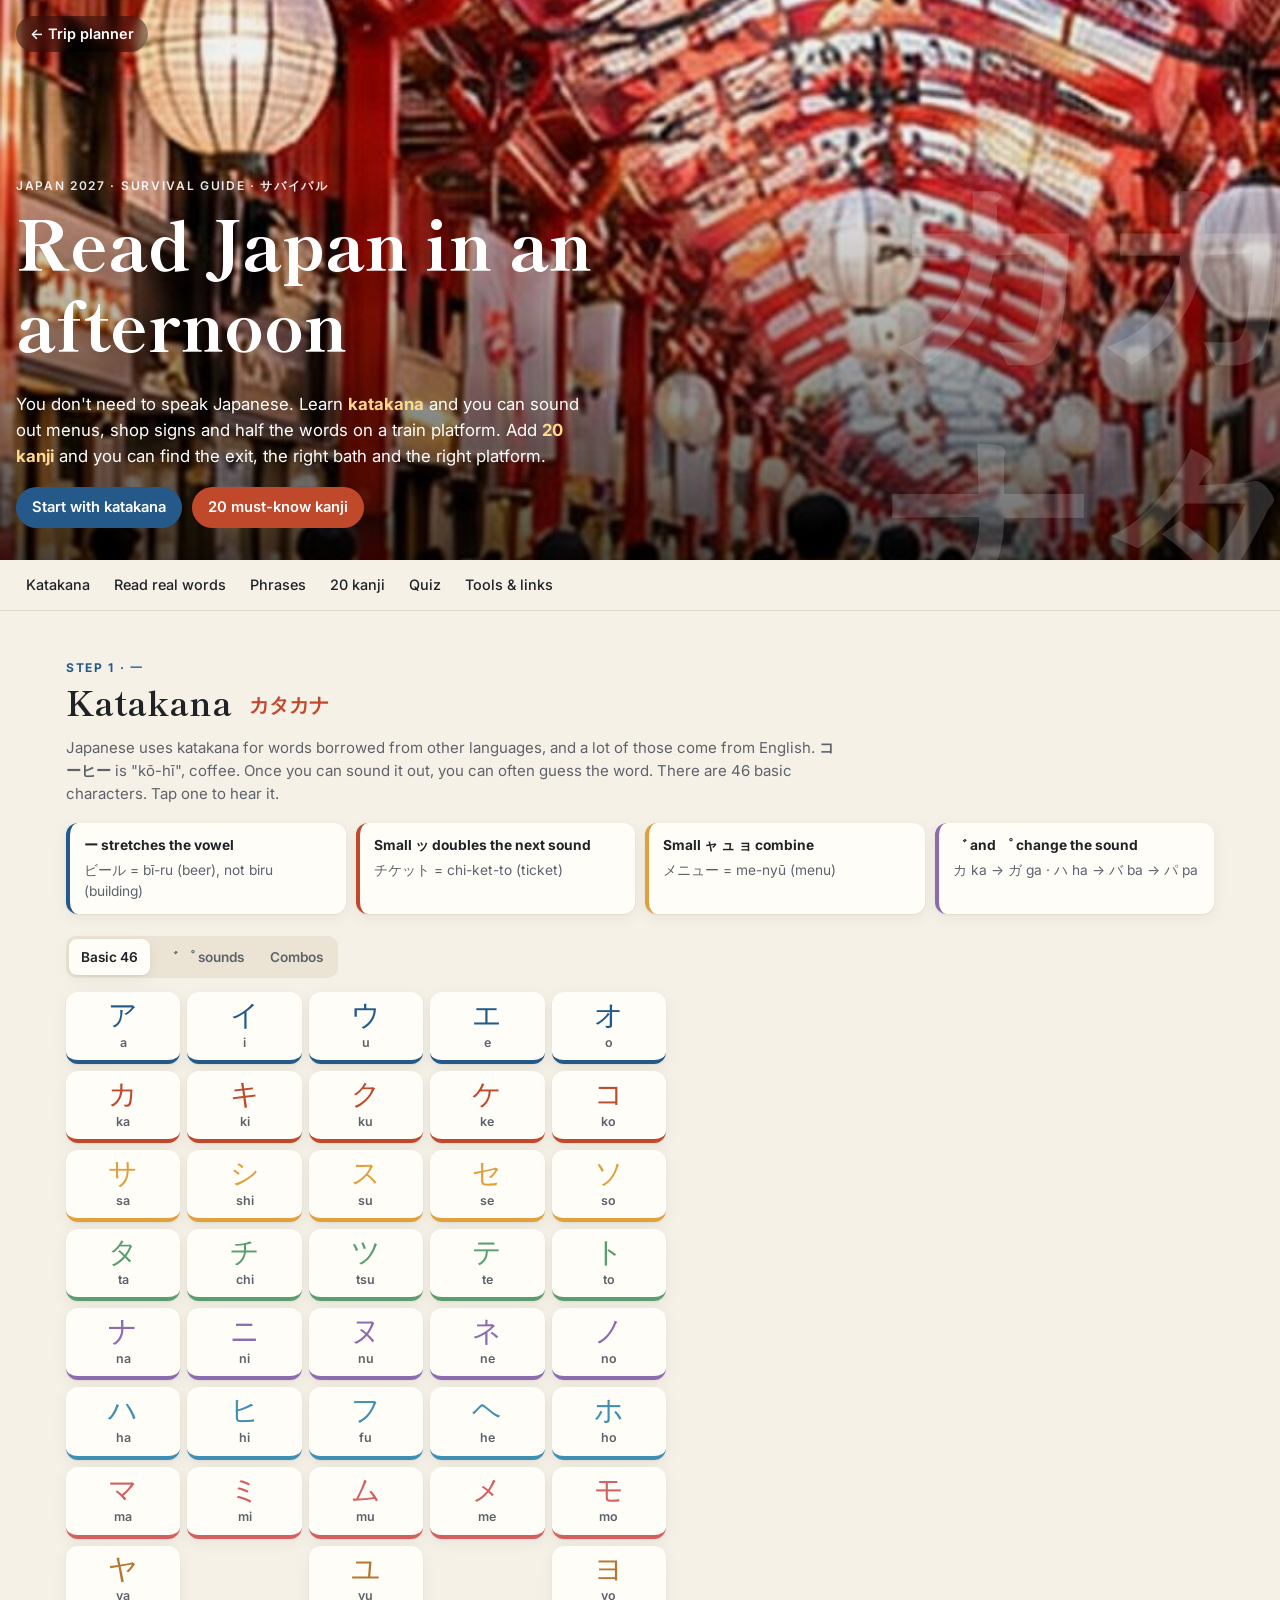
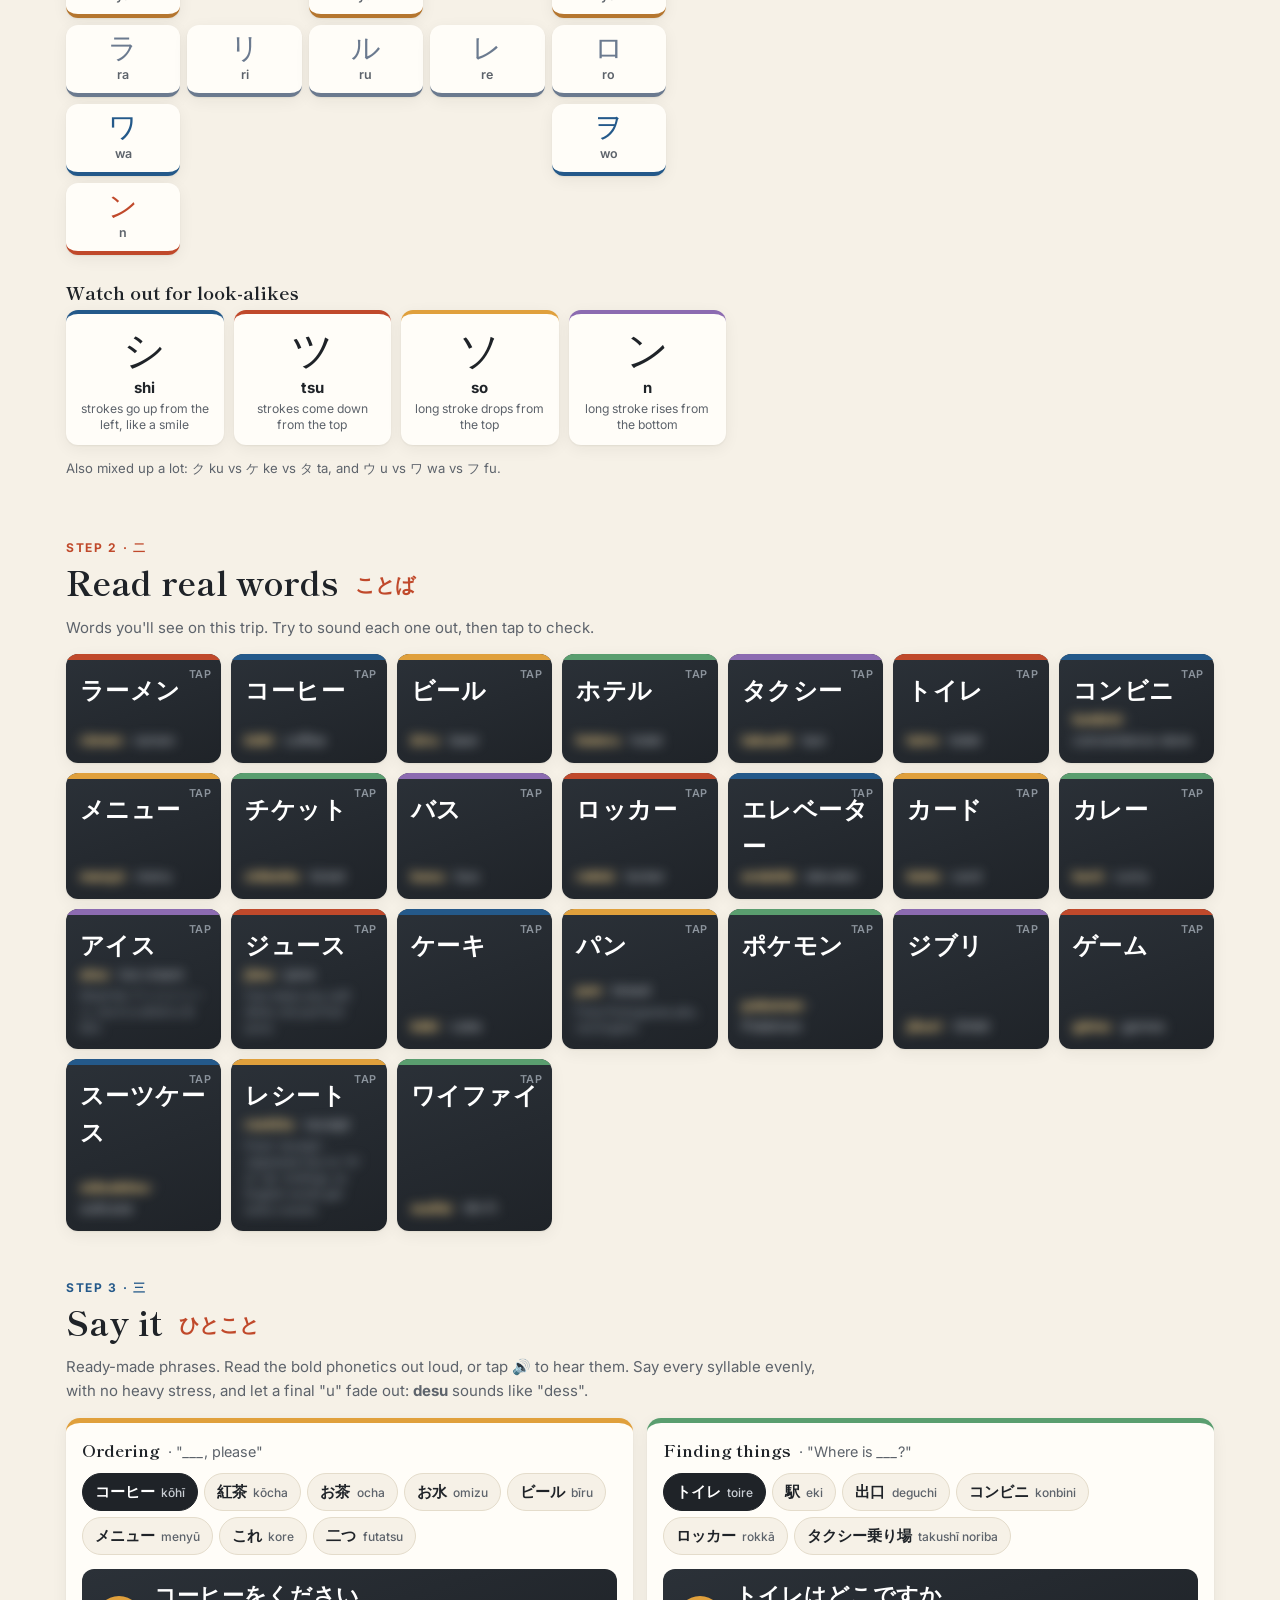
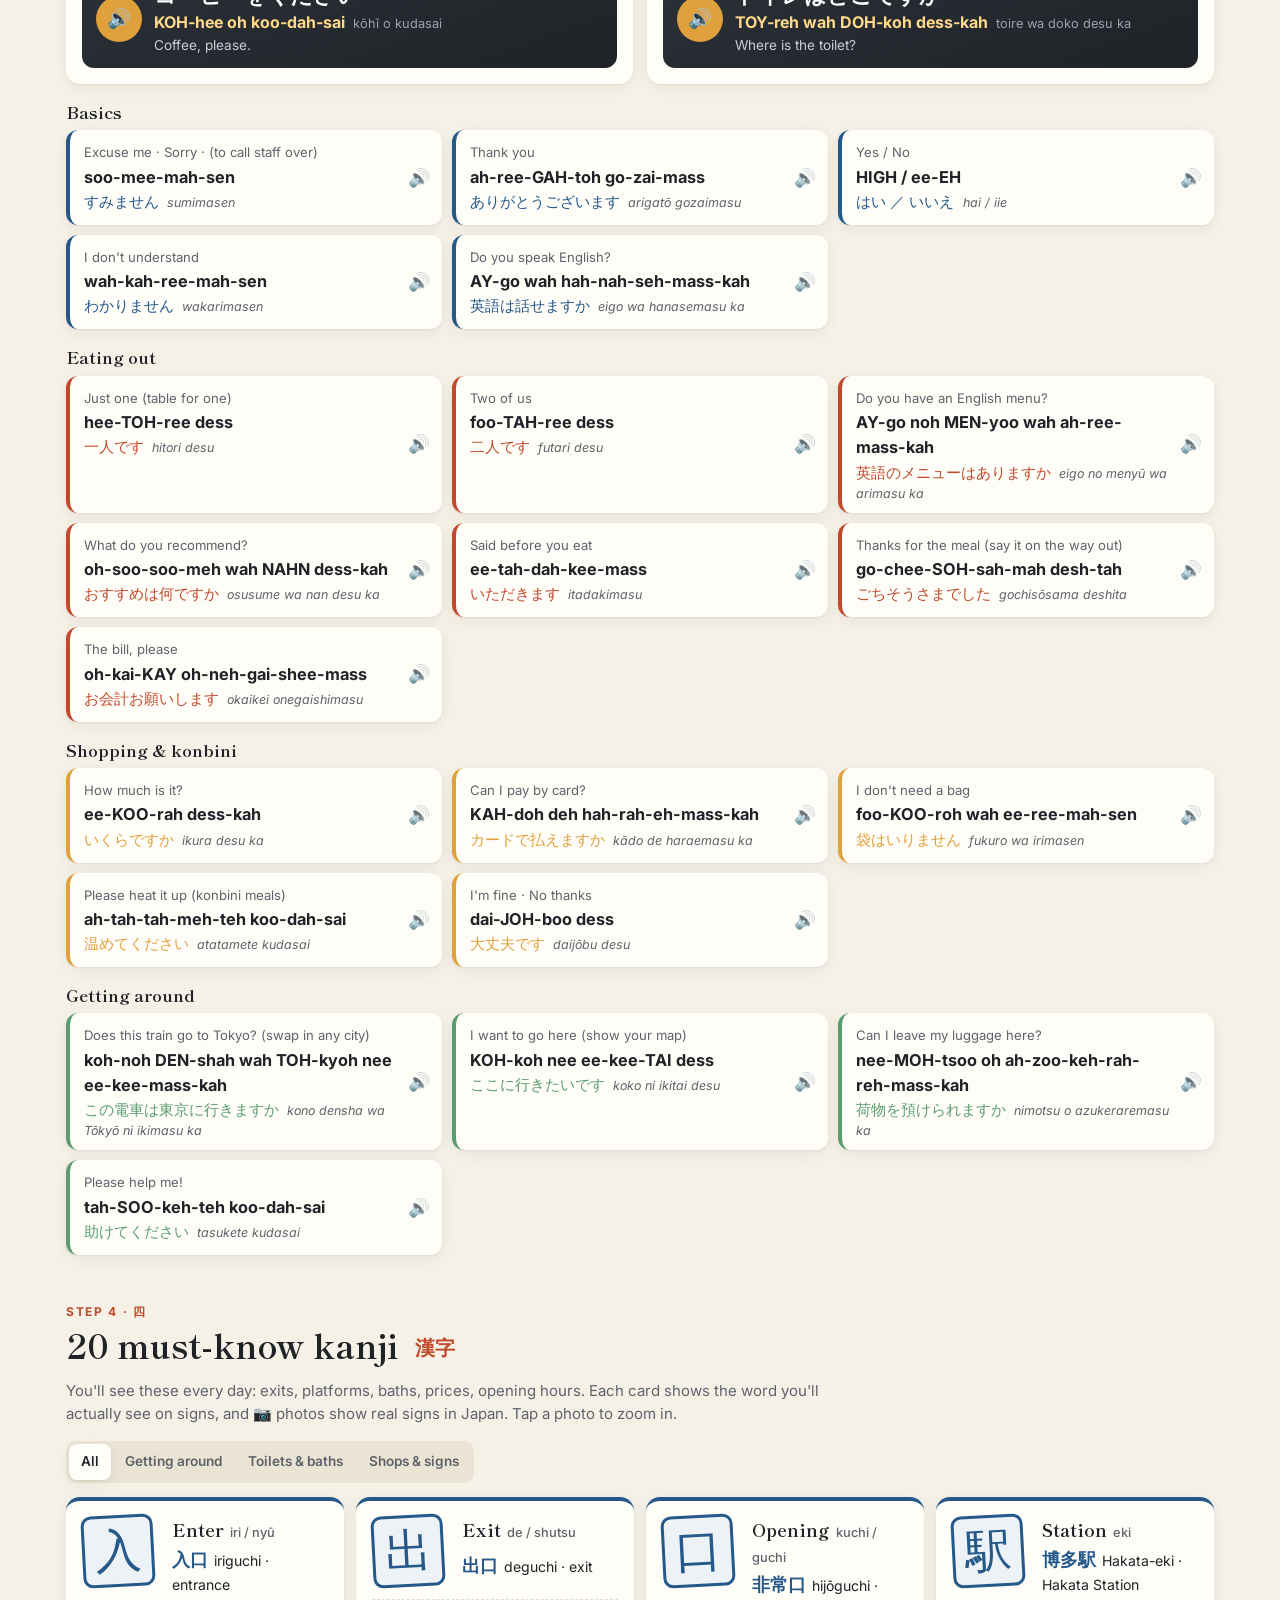
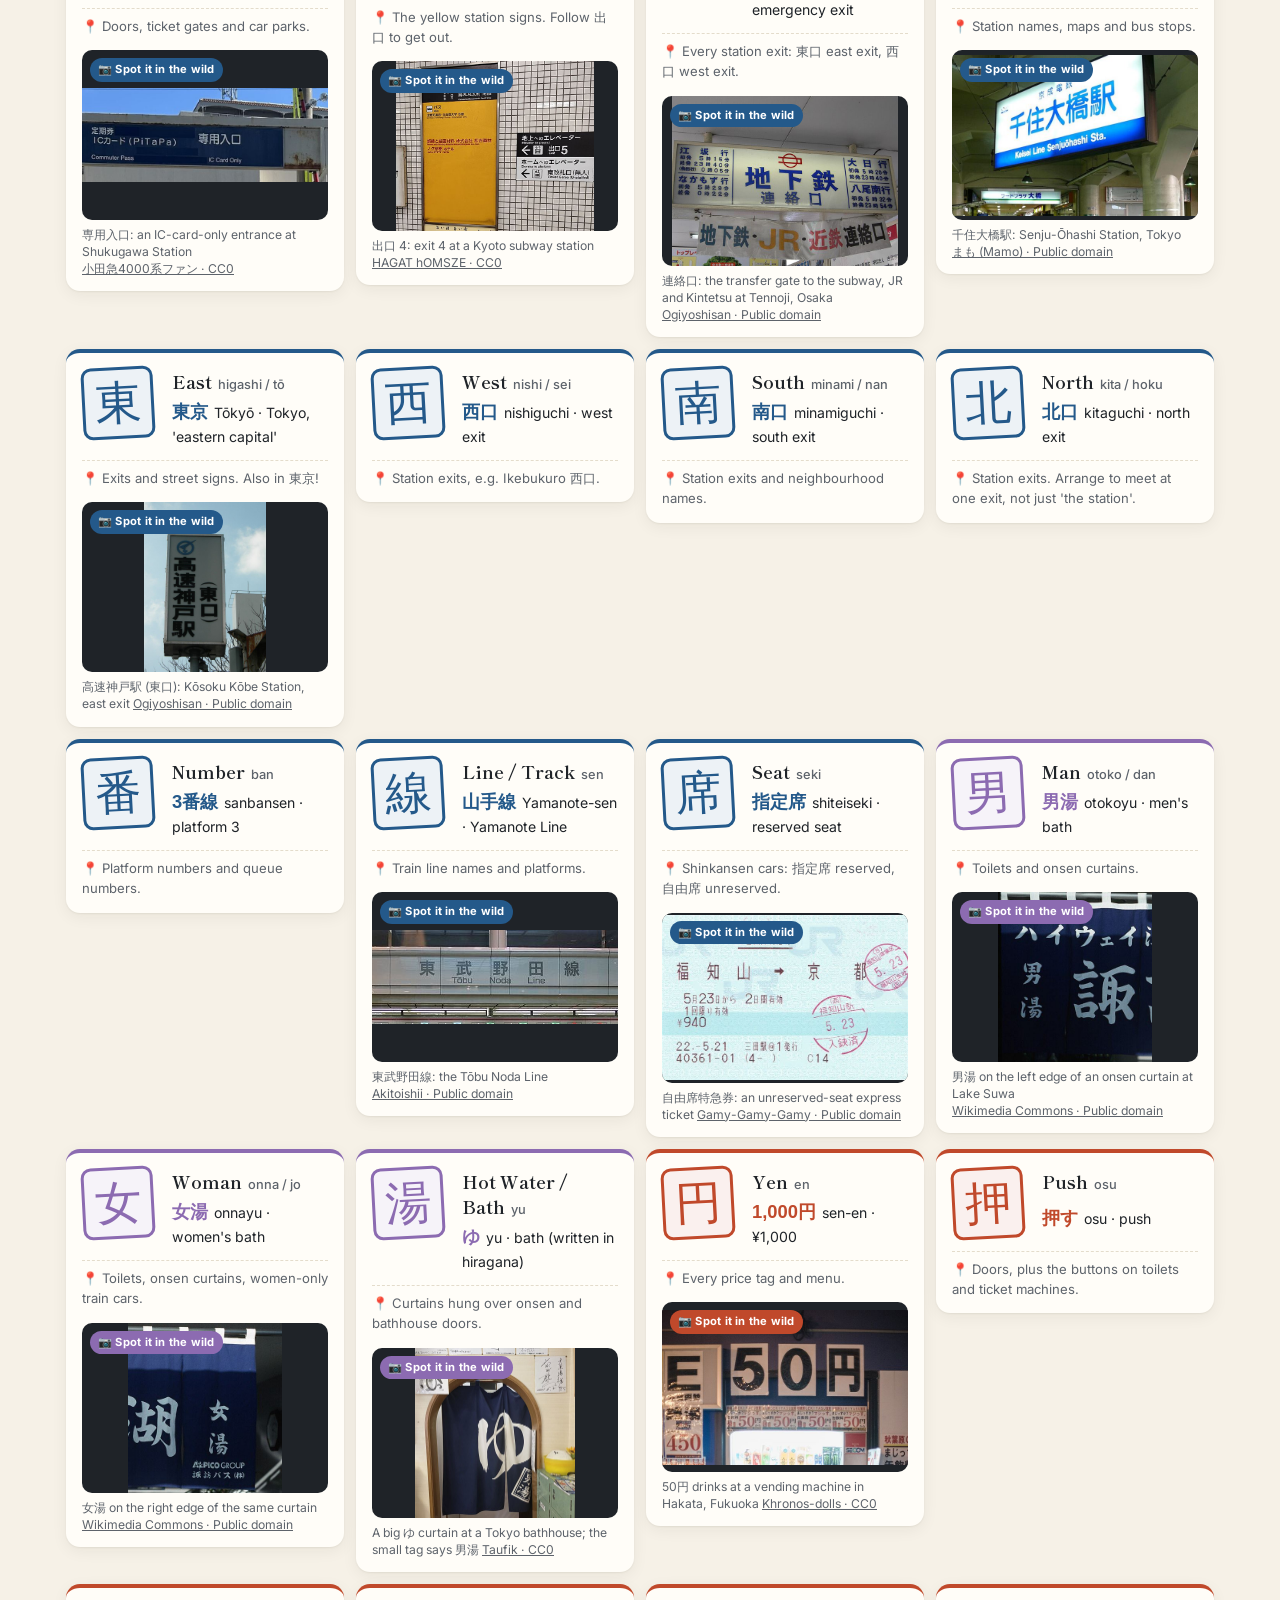
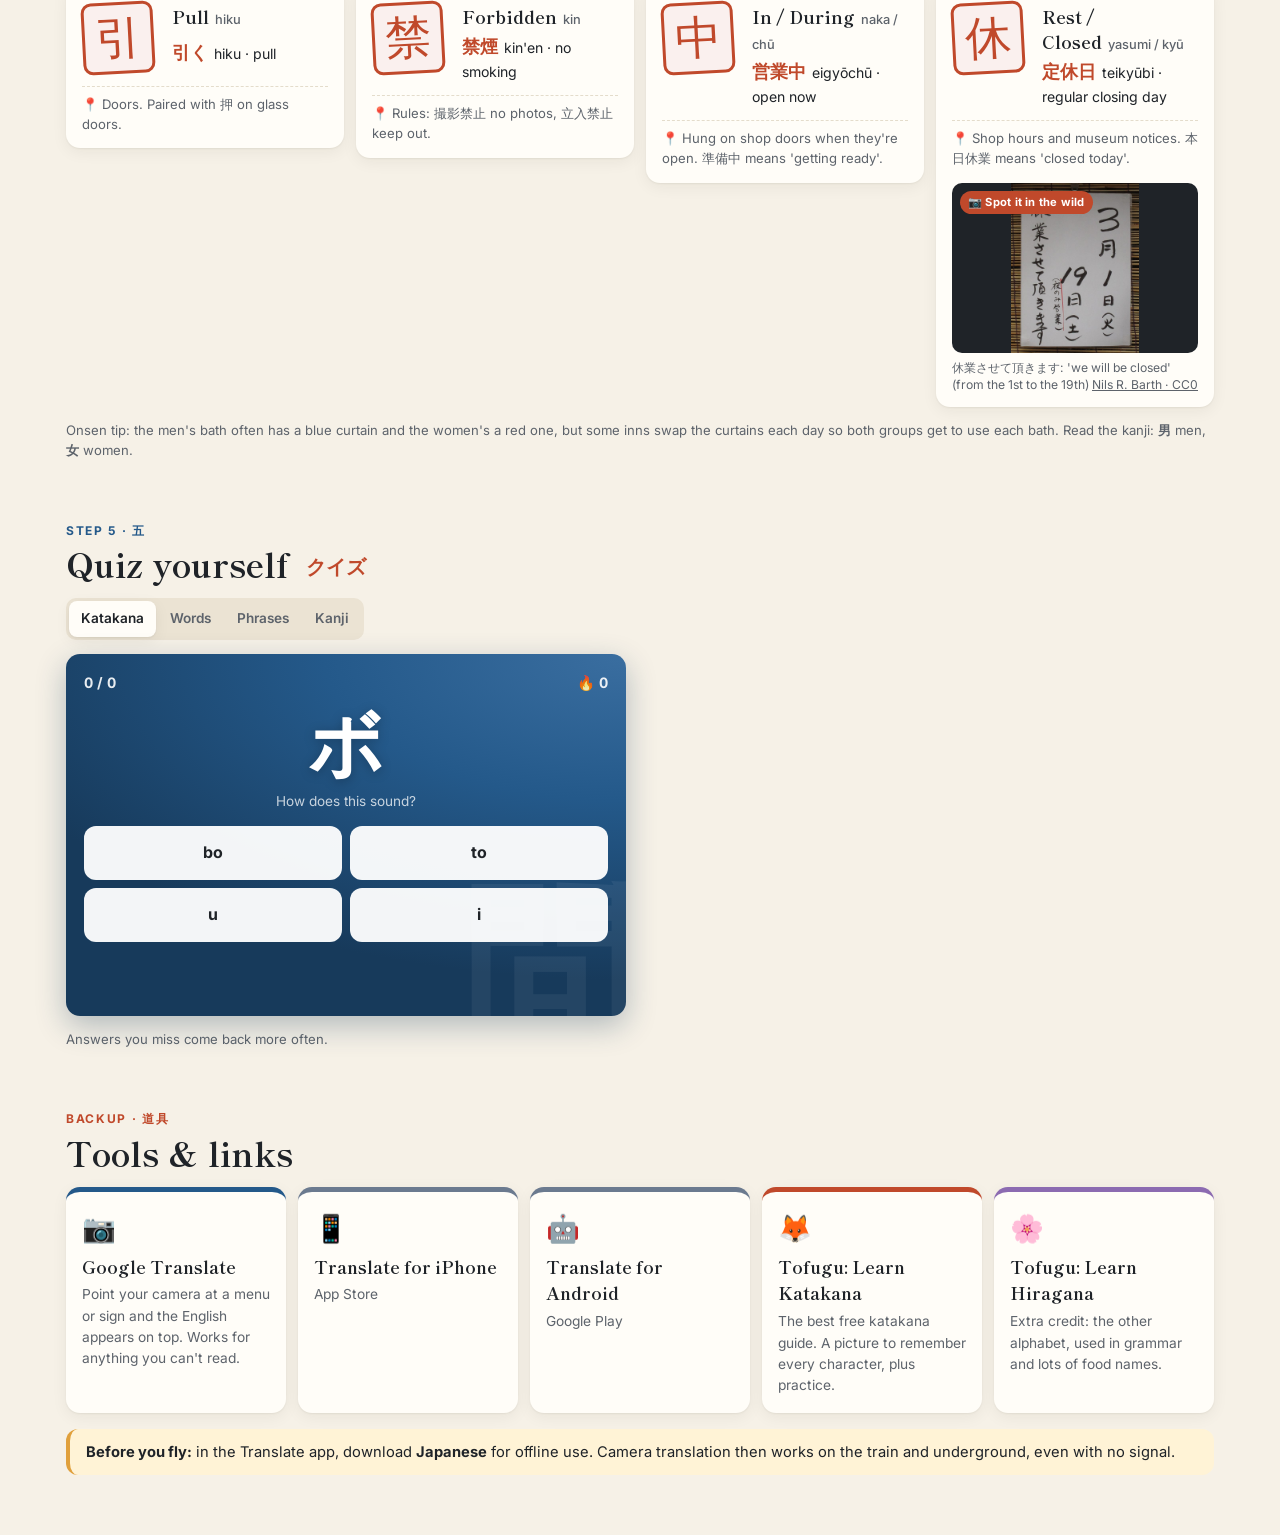
<file: guide.html>
<!doctype html>
<html lang="en">
<head>
<meta charset="utf-8">
<meta name="viewport" content="width=device-width, initial-scale=1, viewport-fit=cover">
<title>Japan Survival Guide</title>
<meta name="description" content="Read Japan's signs and menus: katakana in an afternoon, 20 must-know kanji, and the tools to cover the rest.">
<meta name="theme-color" content="#f6f1e7">
<link rel="preconnect" href="https://fonts.googleapis.com">
<link rel="preconnect" href="https://fonts.gstatic.com" crossorigin>
<link href="https://fonts.googleapis.com/css2?family=Shippori+Mincho:wght@600;800&family=Inter:wght@400;500;600;700&display=swap" rel="stylesheet">
<link rel="stylesheet" href="styles.css">
<link rel="stylesheet" href="guide.css">
</head>
<body>

<header class="hero ghero">
  <div class="hero-img"><img src="img/arcade.jpg" alt="" fetchpriority="high"></div>
  <div class="watermark" aria-hidden="true">カタカナ</div>
  <a class="back" href="./">← Trip planner</a>
  <div class="hero-text">
    <p class="kicker">Japan 2027 · Survival guide · サバイバル</p>
    <h1>Read Japan in an afternoon</h1>
    <p class="sub">You don't need to speak Japanese. Learn <b>katakana</b> and you can sound out menus, shop signs and half the words on a train platform. Add <b>20 kanji</b> and you can find the exit, the right bath and the right platform.</p>
    <div class="hero-pick">
      <a href="#katakana" class="pill A">Start with katakana</a>
      <a href="#kanji" class="pill B">20 must-know kanji</a>
    </div>
  </div>
</header>

<nav class="topnav" id="topnav">
  <a href="#katakana">Katakana</a>
  <a href="#words">Read real words</a>
  <a href="#phrases">Phrases</a>
  <a href="#kanji">20 kanji</a>
  <a href="#quiz">Quiz</a>
  <a href="#tools">Tools &amp; links</a>
</nav>

<main>
  <section id="katakana" class="section">
    <p class="eyebrow A">Step 1 · 一</p>
    <h2>Katakana <span class="jp-inline">カタカナ</span></h2>
    <p class="lede">Japanese uses katakana for words borrowed from other languages, and a lot of those come from English. <b>コーヒー</b> is "kō-hī", coffee. Once you can sound it out, you can often guess the word. There are 46 basic characters. Tap one to hear it.</p>

    <div class="tips">
      <div class="tip"><b>ー stretches the vowel</b><span>ビール = bī-ru (beer), not biru (building)</span></div>
      <div class="tip"><b>Small ッ doubles the next sound</b><span>チケット = chi-ket-to (ticket)</span></div>
      <div class="tip"><b>Small ャ ュ ョ combine</b><span>メニュー = me-nyū (menu)</span></div>
      <div class="tip"><b>゛ and ゜ change the sound</b><span>カ ka → ガ ga · ハ ha → バ ba → パ pa</span></div>
    </div>

    <div class="kana-tabs seg" id="kanaTabs" role="tablist">
      <button class="on" data-set="basic">Basic 46</button>
      <button data-set="dakuten">゛ ゜ sounds</button>
      <button data-set="combo">Combos</button>
    </div>
    <div class="kana-grid" id="kanaGrid"></div>

    <div class="lookalikes">
      <h3>Watch out for look-alikes</h3>
      <div class="la-row">
        <div class="la"><span class="big">シ</span><b>shi</b><small>strokes go up from the left, like a smile</small></div>
        <div class="la"><span class="big">ツ</span><b>tsu</b><small>strokes come down from the top</small></div>
        <div class="la"><span class="big">ソ</span><b>so</b><small>long stroke drops from the top</small></div>
        <div class="la"><span class="big">ン</span><b>n</b><small>long stroke rises from the bottom</small></div>
      </div>
      <p class="fine">Also mixed up a lot: ク ku vs ケ ke vs タ ta, and ウ u vs ワ wa vs フ fu.</p>
    </div>
  </section>

  <section id="words" class="section">
    <p class="eyebrow B">Step 2 · 二</p>
    <h2>Read real words <span class="jp-inline">ことば</span></h2>
    <p class="lede">Words you'll see on this trip. Try to sound each one out, then tap to check.</p>
    <div class="words" id="wordGrid"></div>
  </section>

  <section id="phrases" class="section">
    <p class="eyebrow A">Step 3 · 三</p>
    <h2>Say it <span class="jp-inline">ひとこと</span></h2>
    <p class="lede">Ready-made phrases. Read the bold phonetics out loud, or tap 🔊 to hear them. Say every syllable evenly, with no heavy stress, and let a final "u" fade out: <b>desu</b> sounds like "dess".</p>

    <div class="builders">
      <div class="builder" data-builder="please">
        <div class="b-head"><b>Ordering</b> · "<i>___</i>, please"</div>
        <div class="chips" role="group" aria-label="Pick an item"></div>
        <div class="b-out"><button class="speak" aria-label="Hear it">🔊</button><div><div class="b-jp"></div><div class="b-say"></div><div class="b-en"></div></div></div>
      </div>
      <div class="builder" data-builder="where">
        <div class="b-head"><b>Finding things</b> · "Where is <i>___</i>?"</div>
        <div class="chips" role="group" aria-label="Pick a place"></div>
        <div class="b-out"><button class="speak" aria-label="Hear it">🔊</button><div><div class="b-jp"></div><div class="b-say"></div><div class="b-en"></div></div></div>
      </div>
    </div>

    <div class="phrase-groups" id="phraseList"></div>
  </section>

  <section id="kanji" class="section">
    <p class="eyebrow B">Step 4 · 四</p>
    <h2>20 must-know kanji <span class="jp-inline">漢字</span></h2>
    <p class="lede">You'll see these every day: exits, platforms, baths, prices, opening hours. Each card shows the word you'll actually see on signs, and 📷 photos show real signs in Japan. Tap a photo to zoom in.</p>
    <div class="kanji-filter seg" id="kanjiFilter">
      <button class="on" data-g="all">All</button>
      <button data-g="move">Getting around</button>
      <button data-g="bath">Toilets &amp; baths</button>
      <button data-g="shop">Shops &amp; signs</button>
    </div>
    <div class="kanji-grid" id="kanjiGrid"></div>
    <p class="fine">Onsen tip: the men's bath often has a blue curtain and the women's a red one, but some inns swap the curtains each day so both groups get to use each bath. Read the kanji: <b>男</b> men, <b>女</b> women.</p>
  </section>

  <section id="quiz" class="section">
    <p class="eyebrow A">Step 5 · 五</p>
    <h2>Quiz yourself <span class="jp-inline">クイズ</span></h2>
    <div class="quiz-modes seg" id="quizModes">
      <button class="on" data-mode="kana">Katakana</button>
      <button data-mode="words">Words</button>
      <button data-mode="phrases">Phrases</button>
      <button data-mode="kanji">Kanji</button>
    </div>
    <div class="quiz" id="quizBox">
      <div class="q-top"><span id="qScore">0 / 0</span><span id="qStreak">🔥 0</span></div>
      <div class="q-prompt" id="qPrompt"></div>
      <div class="q-hint" id="qHint"></div>
      <div class="q-choices" id="qChoices"></div>
      <div class="q-foot">
        <span id="qFeedback" class="q-feedback" aria-live="polite"></span>
        <button id="qNext" class="play" hidden>Next →</button>
      </div>
    </div>
    <p class="fine">Answers you miss come back more often.</p>
  </section>

  <section id="tools" class="section">
    <p class="eyebrow B">Backup · 道具</p>
    <h2>Tools &amp; links</h2>
    <div class="tool-grid">
      <a class="tool" href="https://translate.google.com/?sl=ja&tl=en" target="_blank" rel="noopener">
        <span class="ti">📷</span>
        <b>Google Translate</b>
        <span>Point your camera at a menu or sign and the English appears on top. Works for anything you can't read.</span>
      </a>
      <a class="tool" href="https://apps.apple.com/app/google-translate/id414706506" target="_blank" rel="noopener">
        <span class="ti">📱</span>
        <b>Translate for iPhone</b>
        <span>App Store</span>
      </a>
      <a class="tool" href="https://play.google.com/store/apps/details?id=com.google.android.apps.translate" target="_blank" rel="noopener">
        <span class="ti">🤖</span>
        <b>Translate for Android</b>
        <span>Google Play</span>
      </a>
      <a class="tool" href="https://www.tofugu.com/japanese/learn-katakana/" target="_blank" rel="noopener">
        <span class="ti">🦊</span>
        <b>Tofugu: Learn Katakana</b>
        <span>The best free katakana guide. A picture to remember every character, plus practice.</span>
      </a>
      <a class="tool" href="https://www.tofugu.com/japanese/learn-hiragana/" target="_blank" rel="noopener">
        <span class="ti">🌸</span>
        <b>Tofugu: Learn Hiragana</b>
        <span>Extra credit: the other alphabet, used in grammar and lots of food names.</span>
      </a>
    </div>
    <div class="callout">
      <b>Before you fly:</b> in the Translate app, download <b>Japanese</b> for offline use. Camera translation then works on the train and underground, even with no signal.
    </div>
  </section>
</main>

<dialog id="lightbox" class="lightbox" aria-label="Photo">
  <div class="lb-inner">
    <button class="lb-close" aria-label="Close">✕</button>
    <span class="lb-k"></span>
    <img class="lb-img" alt="">
    <p class="lb-cap"></p>
  </div>
</dialog>
<div id="toast" class="toast" role="status" aria-live="polite"></div>
<script src="guide.js" defer></script>
</body>
</html>
</file>
<file: styles.css>
:root {
  --paper: #f6f1e7;
  --card: #fffdf8;
  --ink: #1f2328;
  --muted: #5d636b;
  --line: #e4dccb;
  --A: #24598a;
  --A-soft: #e3edf6;
  --B: #c0492b;
  --B-soft: #f8e6df;
  --fly: #7d8590;
  --warn: #b26b00;
  --radius: 14px;
  --shadow: 0 1px 2px rgba(40, 30, 10, .06), 0 4px 16px rgba(40, 30, 10, .06);
  --gutter: 16px;
}
* { box-sizing: border-box; }
html { scroll-behavior: smooth; scroll-padding-top: 108px; -webkit-text-size-adjust: 100%; }
body {
  margin: 0; background: var(--paper); color: var(--ink);
  font: 15px/1.55 Inter, system-ui, -apple-system, "Segoe UI", sans-serif;
  -webkit-tap-highlight-color: transparent;
}
img { max-width: 100%; display: block; }
h1, h2, h3 { font-family: "Shippori Mincho", Georgia, serif; line-height: 1.2; margin: 0 0 .4em; }
h2 { font-size: clamp(1.5rem, 4vw, 2.1rem); }
h3 { font-size: 1.15rem; margin-top: 1.4em; }
a { color: var(--A); }
button { font: inherit; color: inherit; cursor: pointer; touch-action: manipulation; }

/* ---------- hero */
.hero { position: relative; min-height: min(78vh, 620px); display: grid; place-items: end start; overflow: hidden; color: #fff; }
.hero-img { position: absolute; inset: 0; }
.hero-img img { width: 100%; height: 100%; object-fit: cover; }
.hero-img.b { clip-path: polygon(62% 0, 100% 0, 100% 100%, 42% 100%); }
.hero::after { content: ""; position: absolute; inset: 0; background: linear-gradient(180deg, rgba(0,0,0,.05) 30%, rgba(0,0,0,.7)); }
.hero-text { position: relative; z-index: 1; padding: 0 var(--gutter) 32px; max-width: 760px; }
.kicker { text-transform: uppercase; letter-spacing: .14em; font-size: .75rem; font-weight: 600; opacity: .9; margin: 0 0 .6em; }
.hero h1 { font-size: clamp(2.2rem, 8vw, 4.2rem); font-weight: 800; }
.sub { font-size: 1.05rem; max-width: 34em; margin: 0 0 1.1em; }
.hero-pick { display: flex; flex-wrap: wrap; gap: 10px; align-items: center; }
.pill { color: #fff; text-decoration: none; padding: 9px 16px; border-radius: 999px; font-weight: 600; font-size: .92rem; }
.pill.A { background: var(--A); } .pill.B { background: var(--B); }
.vs { font-family: "Shippori Mincho", serif; font-weight: 800; }
.guide-link { display: inline-block; margin-top: 14px; color: #fff; font-weight: 600; font-size: .9rem; text-decoration: none; background: rgba(0,0,0,.35); backdrop-filter: blur(6px); -webkit-backdrop-filter: blur(6px); padding: 7px 14px; border-radius: 999px; }

/* ---------- nav + controls */
.topnav {
  position: sticky; top: 0; z-index: 1000; display: flex; gap: 4px; overflow-x: auto;
  background: rgba(246, 241, 231, .94); backdrop-filter: blur(8px); -webkit-backdrop-filter: blur(8px);
  border-bottom: 1px solid var(--line); padding: 8px var(--gutter); scrollbar-width: none;
}
.topnav::-webkit-scrollbar { display: none; }
.topnav a { white-space: nowrap; text-decoration: none; color: var(--ink); font-weight: 500; font-size: .9rem; padding: 6px 10px; border-radius: 8px; }
.topnav a.active { background: var(--ink); color: var(--paper); }
.topnav a.navguide { color: var(--B); font-weight: 700; }
main { max-width: 1180px; margin: 0 auto; padding: 0 var(--gutter) 60px; }
.controls {
  position: sticky; top: 49px; z-index: 999; display: flex; flex-wrap: wrap; gap: 10px 16px; align-items: center; justify-content: space-between;
  padding: 10px 0; background: var(--paper); border-bottom: 1px solid var(--line);
}
.start { display: flex; align-items: center; gap: 8px; font-size: .85rem; color: var(--muted); }
.start input { font: inherit; color: var(--ink); padding: 6px 8px; border: 1px solid var(--line); border-radius: 8px; background: var(--card); min-height: 36px; }
.seg { display: inline-flex; background: #ebe3d3; border-radius: 10px; padding: 3px; gap: 2px; }
.seg button { border: 0; background: transparent; padding: 7px 12px; border-radius: 8px; font-size: .85rem; font-weight: 600; color: var(--muted); min-height: 36px; }
.seg button.on { background: var(--card); color: var(--ink); box-shadow: var(--shadow); }

.section { padding-top: 40px; }
.lede { color: var(--muted); max-width: 52em; margin: 0 0 1em; }
.fine { color: var(--muted); font-size: .82rem; }

/* show/hide routes */
body.show-A .only-B, body.show-B .only-A { display: none !important; }

/* ---------- route strips */
.strips { display: grid; gap: 14px; margin: 18px 0 24px; }
.strip-row { display: grid; grid-template-columns: 92px 1fr; align-items: center; gap: 10px; }
.strip-label { font-weight: 700; font-size: .85rem; }
.strip-label small { display: block; font-weight: 500; color: var(--muted); }
.strip-label.A { color: var(--A); } .strip-label.B { color: var(--B); }
.strip { display: flex; height: 46px; border-radius: 10px; overflow: hidden; box-shadow: var(--shadow); }
.seg-city { display: flex; flex-direction: column; justify-content: center; padding: 0 6px; color: #fff; font-size: .78rem; font-weight: 600; line-height: 1.15; min-width: 0; border-right: 2px solid rgba(255,255,255,.6); }
.seg-city span { overflow: hidden; text-overflow: ellipsis; white-space: nowrap; }
.seg-city small { font-weight: 500; opacity: .9; }
.seg-city.fly { background: repeating-linear-gradient(45deg, #b8bfc7, #b8bfc7 5px, #a9b0b8 5px, #a9b0b8 10px); color: #333; align-items: center; }
.seg-city.onsen { box-shadow: inset 0 -5px 0 rgba(255,255,255,.75); }

.table-wrap { overflow-x: auto; border-radius: var(--radius); box-shadow: var(--shadow); }
table.compare { width: 100%; border-collapse: collapse; background: var(--card); font-size: .92rem; min-width: 540px; }
.compare th, .compare td { text-align: left; padding: 11px 14px; border-bottom: 1px solid var(--line); vertical-align: top; }
.compare thead th { font-family: "Shippori Mincho", serif; font-size: 1rem; }
.compare thead th.A { color: var(--A); } .compare thead th.B { color: var(--B); }
.compare tbody th { color: var(--muted); font-weight: 600; width: 22%; }
.compare tr:last-child td, .compare tr:last-child th { border-bottom: 0; }

/* ---------- map */
.map-bar { display: flex; flex-wrap: wrap; gap: 10px; align-items: center; justify-content: space-between; margin-bottom: 10px; }
.player { display: flex; align-items: center; gap: 10px; flex: 1 1 320px; }
.play { border: 0; background: var(--ink); color: var(--paper); padding: 8px 14px; border-radius: 10px; font-weight: 600; white-space: nowrap; min-height: 38px; }
.player input[type=range] { flex: 1; accent-color: var(--ink); min-width: 80px; height: 28px; }
.daylabel { font-weight: 700; font-variant-numeric: tabular-nums; min-width: 56px; }
.map-wrap { position: relative; border-radius: var(--radius); overflow: hidden; box-shadow: var(--shadow); background: #dfe7ea; }
.leaflet-host { height: min(62vh, 560px); min-height: 340px; }
.osm-tiles { filter: saturate(.55) brightness(1.04) contrast(.95); }
.legend { display: flex; flex-wrap: wrap; gap: 6px 14px; padding: 10px 14px; background: var(--card); font-size: .78rem; color: var(--muted); border-top: 1px solid var(--line); }
.legend span { display: inline-flex; align-items: center; gap: 6px; }
.lg { display: inline-grid; place-items: center; width: 14px; height: 14px; border-radius: 50%; font-style: normal; font-size: 9px; }
.lg.base { background: var(--ink); border: 2px solid #fff; box-shadow: 0 0 0 1px var(--ink); }
.lg.rail { width: 9px; height: 9px; background: #fff; border: 2px solid var(--ink); }
.lg.trip { width: 10px; height: 10px; background: #fff; border: 2px dashed var(--ink); }
.lg.air { background: #fff; border: 1px solid var(--fly); color: var(--ink); }
.ln { display: inline-block; width: 22px; height: 4px; border-radius: 2px; }
.ln.A { background: var(--A); } .ln.B { background: var(--B); }
.ln.fly { background: repeating-linear-gradient(90deg, var(--fly) 0 5px, transparent 5px 9px); }

/* leaflet markers */
.mk { display: grid; place-items: center; border-radius: 50%; font-weight: 700; color: #fff; }
.mk-base { width: 26px; height: 26px; background: var(--ink); border: 3px solid #fff; box-shadow: 0 1px 4px rgba(0,0,0,.35); font-size: 11px; }
.mk-base.A { background: var(--A); } .mk-base.B { background: var(--B); }
.mk-rail { width: 11px; height: 11px; background: #fff; border: 2.5px solid #444; }
.mk-trip { width: 14px; height: 14px; background: #fff; border: 2.5px dashed #444; }
.mk-air { width: 26px; height: 26px; background: #fff; border: 1.5px solid var(--fly); color: var(--ink); font-size: 14px; box-shadow: 0 1px 4px rgba(0,0,0,.25); }
.mk-air.alt { opacity: .55; }
.mk-here { width: 36px; height: 36px; font-size: 18px; background: #fff; border: 3px solid var(--ink); box-shadow: 0 2px 10px rgba(0,0,0,.35); }
.mk-here.A { border-color: var(--A); } .mk-here.B { border-color: var(--B); }
.mk-lbl { background: rgba(255,253,248,.92); border: 0; box-shadow: 0 1px 3px rgba(0,0,0,.2); font: 600 11px Inter, sans-serif; padding: 2px 6px; border-radius: 6px; }
.leaflet-tooltip.mk-lbl::before { display: none; }
.leaflet-popup-content { margin: 12px 14px; font: 13px/1.45 Inter, sans-serif; }
.pop h4 { margin: 0 0 4px; font: 700 15px "Shippori Mincho", serif; }
.pop .rt { display: inline-block; font-size: 11px; font-weight: 700; color: #fff; padding: 1px 7px; border-radius: 99px; margin-right: 4px; }
.pop .rt.A { background: var(--A); } .pop .rt.B { background: var(--B); }
.pop ul { margin: 6px 0 0; padding-left: 16px; }
.pop a { font-weight: 600; }

.mapday { display: grid; grid-template-columns: 1fr 1fr; gap: 12px; margin-top: 12px; }
.mapday .mini { background: var(--card); border-radius: 12px; padding: 10px 14px; box-shadow: var(--shadow); border-left: 4px solid var(--A); font-size: .9rem; }
.mapday .mini.B { border-left-color: var(--B); }
.mapday .mini b { display: block; }
.mapday .mini span { color: var(--muted); font-size: .85rem; }

/* ---------- calendars */
.cal-legend { display: flex; flex-wrap: wrap; gap: 6px 14px; font-size: .8rem; color: var(--muted); margin-bottom: 12px; }
.cal-legend i { display: inline-block; width: 12px; height: 12px; border-radius: 3px; margin-right: 5px; vertical-align: -1px; }
.cals { display: grid; grid-template-columns: 1fr 1fr; gap: 18px; }
.cal { background: var(--card); border-radius: var(--radius); padding: 14px; box-shadow: var(--shadow); border-top: 5px solid var(--A); }
.cal.B { border-top-color: var(--B); }
.cal h3 { margin: 0 0 10px; font-size: 1.05rem; }
.cal.A h3 { color: var(--A); } .cal.B h3 { color: var(--B); }
.cal-grid { display: grid; grid-template-columns: repeat(7, 1fr); gap: 4px; }
.cal-dow { font-size: .7rem; text-transform: uppercase; color: var(--muted); text-align: center; font-weight: 600; padding-bottom: 2px; }
.cal-month { grid-column: 1 / -1; font-weight: 700; font-size: .8rem; color: var(--muted); padding: 6px 0 2px; }
.cday { position: relative; border: 0; border-radius: 8px; min-height: 58px; padding: 4px 5px; text-align: left; background: #f1ece2; color: #fff; display: flex; flex-direction: column; justify-content: space-between; overflow: hidden; }
.cday.empty { background: transparent; pointer-events: none; }
.cday .dn { font-size: .68rem; font-weight: 700; opacity: .92; }
.cday .dd { font-size: 1rem; font-weight: 700; line-height: 1; }
.cday .dc { font-size: .66rem; font-weight: 600; white-space: nowrap; overflow: hidden; text-overflow: ellipsis; }
.cday .ic { position: absolute; top: 3px; right: 4px; font-size: .72rem; }
.cday.diff::after { content: ""; position: absolute; left: 0; right: 0; bottom: 0; height: 4px; background: rgba(255,255,255,.85); }
.cday.sel { outline: 3px solid var(--ink); outline-offset: 1px; }
.cday.warn .ic { background: #fff3d6; color: var(--warn); border-radius: 4px; padding: 0 2px; }

/* ---------- day list */
.days-head { display: flex; flex-wrap: wrap; justify-content: space-between; align-items: baseline; gap: 8px; }
.toggle { font-size: .9rem; color: var(--muted); display: inline-flex; gap: 6px; align-items: center; }
.toggle input { width: 18px; height: 18px; accent-color: var(--ink); }
.daylist { display: grid; gap: 14px; margin-top: 12px; }
.drow { display: grid; grid-template-columns: 64px 1fr 1fr; gap: 12px; align-items: stretch; scroll-margin-top: 112px; }
.drow.same .dcard { grid-column: 2 / 4; }
.drow.sel .dnum { background: var(--ink); color: var(--paper); }
.dnum { background: var(--card); border-radius: 12px; display: flex; flex-direction: column; align-items: center; justify-content: center; text-align: center; box-shadow: var(--shadow); padding: 6px 2px; }
.dnum b { font-family: "Shippori Mincho", serif; font-size: 1.6rem; line-height: 1; }
.dnum small { font-size: .7rem; text-transform: uppercase; letter-spacing: .05em; opacity: .8; }
.dcard { background: var(--card); border-radius: 12px; box-shadow: var(--shadow); display: grid; grid-template-columns: 96px 1fr; overflow: hidden; border-left: 4px solid var(--A); min-width: 0; }
.dcard.B { border-left-color: var(--B); }
.dcard.both { border-left: 4px solid; border-image: linear-gradient(var(--A) 50%, var(--B) 50%) 1; }
.dcard img { width: 96px; height: 100%; min-height: 120px; object-fit: cover; background: #e9e2d4; }
.dbody { padding: 10px 14px 12px; min-width: 0; }
.dtag { font-size: .7rem; font-weight: 700; text-transform: uppercase; letter-spacing: .06em; }
.dtag.A { color: var(--A); } .dtag.B { color: var(--B); } .dtag.both { color: var(--muted); }
.dbody h4 { margin: 2px 0 2px; font: 700 1.05rem "Shippori Mincho", serif; }
.dmove { font-size: .82rem; color: var(--muted); }
.dbody ul { margin: 6px 0; padding-left: 18px; font-size: .9rem; }
.taste { font-size: .82rem; } .taste b { color: var(--warn); font-size: .72rem; letter-spacing: .08em; }
.warnline { margin-top: 6px; font-size: .8rem; color: var(--warn); background: #fff3d6; border-radius: 6px; padding: 4px 8px; }
.sleep { display: inline-block; font-size: .72rem; font-weight: 600; padding: 1px 7px; border-radius: 99px; color: #fff; margin-left: 4px; vertical-align: 1px; }
body.diff-only .drow.same { display: none; }
body.show-A .drow .dcard, body.show-B .drow .dcard { grid-column: 2 / 4; }

/* ---------- cities */
.city-tabs { display: flex; gap: 6px; overflow-x: auto; padding-bottom: 6px; scrollbar-width: thin; }
.city-tabs button { flex: none; border: 1px solid var(--line); background: var(--card); border-radius: 999px; padding: 7px 14px; font-weight: 600; font-size: .86rem; min-height: 38px; }
.city-tabs button.on { background: var(--ink); color: var(--paper); border-color: var(--ink); }
.city-panel { margin-top: 12px; background: var(--card); border-radius: var(--radius); box-shadow: var(--shadow); overflow: hidden; display: grid; grid-template-columns: 320px 1fr; }
.city-panel > img { width: 100%; height: 100%; min-height: 220px; object-fit: cover; }
.city-body { padding: 18px 22px 22px; }
.city-body .jp { color: var(--muted); font-size: .9rem; margin-left: 6px; font-family: "Shippori Mincho", serif; }
.badges { margin: 4px 0 8px; }
.badge { display: inline-block; font-size: .72rem; font-weight: 700; color: #fff; border-radius: 99px; padding: 2px 9px; margin-right: 4px; }
.badge.A { background: var(--A); } .badge.B { background: var(--B); }
.fh { display: grid; grid-template-columns: 1fr 1fr; gap: 22px; margin-top: 10px; }
.fh h4 { margin: 0 0 8px; font-size: .78rem; text-transform: uppercase; letter-spacing: .1em; }
.fh .food h4 { color: var(--warn); } .fh .hist h4 { color: #6a4c93; }
.fh dl { margin: 0; }
.fh dt { font-weight: 700; font-size: .92rem; }
.fh dd { margin: 0 0 10px; color: var(--muted); font-size: .88rem; }

/* ---------- pairs */
.pair { display: grid; grid-template-columns: 1fr 1fr; gap: 18px; }
.pcard { background: var(--card); border-radius: var(--radius); box-shadow: var(--shadow); overflow: hidden; border-top: 5px solid var(--A); }
.pcard.B { border-top-color: var(--B); }
.pcard > img { width: 100%; aspect-ratio: 16 / 10; object-fit: cover; }
.pcard .pb { padding: 14px 18px 18px; }
.pcard h3 { margin-top: 0; }
.pcard.A h3 { color: var(--A); } .pcard.B h3 { color: var(--B); }
.price { font-weight: 700; }
.pcard ul { padding-left: 18px; margin: 8px 0; }
.ttable { width: 100%; border-collapse: collapse; font-size: .88rem; }
.ttable td { padding: 8px 4px; border-bottom: 1px solid var(--line); vertical-align: top; }
.ttable td:nth-child(3) { font-weight: 700; white-space: nowrap; }
.ttable tr:last-child td { border-bottom: 0; }
.ttable small { color: var(--muted); display: block; }
.flights { display: grid; grid-template-columns: 180px 1fr; gap: 18px; align-items: center; background: var(--card); border-radius: var(--radius); box-shadow: var(--shadow); overflow: hidden; margin-top: 18px; }
.flights img { height: 100%; object-fit: cover; }
.flights div { padding: 14px 18px 14px 0; }
.flights h3 { margin-top: 0; }
.booking { padding-left: 22px; }
.booking li { margin-bottom: 6px; }
.btn { display: inline-block; margin: 4px 8px 0 0; padding: 8px 14px; border-radius: 10px; text-decoration: none; font-weight: 600; font-size: .88rem; background: var(--ink); color: var(--paper); }
.btn.ghost { background: transparent; color: var(--ink); border: 1px solid var(--line); }
.sources { padding-left: 18px; font-size: .9rem; }

/* ---------- vote */
.vote-form { display: flex; flex-wrap: wrap; gap: 8px; }
.vote-form input { flex: 1 1 180px; font: inherit; padding: 10px 12px; border: 1px solid var(--line); border-radius: 10px; background: var(--card); min-height: 44px; }
.vbtn { border: 0; color: #fff; padding: 10px 16px; border-radius: 10px; font-weight: 700; min-height: 44px; }
.vbtn.A { background: var(--A); } .vbtn.B { background: var(--B); }
.tally { display: grid; grid-template-columns: 1fr 1fr; gap: 14px; margin: 16px 0 10px; }
.tcol { background: var(--card); border-radius: var(--radius); box-shadow: var(--shadow); padding: 14px 16px; border-top: 5px solid var(--A); }
.tcol.B { border-top-color: var(--B); }
.tcol .count { font: 800 2.6rem/1 "Shippori Mincho", serif; }
.tcol.A .count { color: var(--A); } .tcol.B .count { color: var(--B); }
.tbar { height: 8px; background: #eee6d6; border-radius: 4px; margin: 8px 0; overflow: hidden; }
.tbar i { display: block; height: 100%; transition: width .3s; }
.tcol.A .tbar i { background: var(--A); } .tcol.B .tbar i { background: var(--B); }
.chips { display: flex; flex-wrap: wrap; gap: 6px; }
.chip { display: inline-flex; align-items: center; gap: 4px; background: #f1ece2; border-radius: 99px; padding: 3px 4px 3px 10px; font-size: .85rem; }
.chip button { border: 0; background: transparent; width: 24px; height: 24px; border-radius: 50%; color: var(--muted); }
.vote-actions { display: flex; gap: 8px; }
button.ghost { border: 1px solid var(--line); background: var(--card); border-radius: 10px; padding: 8px 14px; font-weight: 600; min-height: 40px; }

.toast { position: fixed; left: 50%; bottom: 24px; transform: translate(-50%, 20px); background: var(--ink); color: var(--paper); padding: 10px 16px; border-radius: 10px; opacity: 0; transition: .2s; pointer-events: none; z-index: 2000; font-size: .9rem; }
.toast.on { opacity: 1; transform: translate(-50%, 0); }

/* ---------- mobile */
@media (max-width: 760px) {
  html { scroll-padding-top: 58px; }
  .hero { min-height: 72vh; }
  .hero-img.b { clip-path: polygon(0 55%, 100% 35%, 100% 100%, 0 100%); }
  .controls { position: static; }
  .seg button { padding: 7px 9px; }
  .strip-row { grid-template-columns: 1fr; gap: 4px; }
  .strip { height: 50px; }
  .seg-city { font-size: .68rem; padding: 0 3px; }
  .seg-city small { font-size: .62rem; }
  .cals, .pair, .tally, .mapday { grid-template-columns: 1fr; }
  body.show-both .mapday { grid-template-columns: 1fr 1fr; }
  .mapday .mini { padding: 8px 10px; font-size: .82rem; }
  .leaflet-host { height: 52vh; min-height: 300px; }
  .cday { min-height: 50px; padding: 3px 4px; }
  .cday .dc { display: none; }
  .drow { grid-template-columns: 1fr; gap: 6px; scroll-margin-top: 58px; }
  .drow.same .dcard { grid-column: auto; }
  .dnum { flex-direction: row; justify-content: flex-start; gap: 10px; padding: 6px 12px; background: transparent; box-shadow: none; }
  .dnum b { font-size: 1.3rem; }
  .drow.sel .dnum { border-radius: 8px; }
  .dcard { grid-template-columns: 76px 1fr; }
  .dcard img { width: 76px; min-height: 100%; }
  .city-panel { grid-template-columns: 1fr; }
  .city-panel > img { height: 170px; min-height: 0; }
  .city-body { padding: 14px 16px 18px; }
  .fh { grid-template-columns: 1fr; gap: 8px; }
  .flights { grid-template-columns: 1fr; }
  .flights img { height: 140px; width: 100%; }
  .flights div { padding: 0 16px 16px; }
}
@media (prefers-reduced-motion: reduce) { html { scroll-behavior: auto; } * { transition: none !important; } }
</file>
<file: guide.css>
/* Survival guide page, layered on styles.css (same palette, fonts and hero) */
:root {
  --jp: "Hiragino Sans", "Hiragino Kaku Gothic ProN", "Yu Gothic UI", "Yu Gothic", "Meiryo", "Noto Sans JP", "Noto Sans CJK JP", sans-serif;
  --move: var(--A); --bath: #8c6bb1; --shop: var(--B);
  --gold: #e0a03c;
}
.jp-inline, .kana b, .word .w, .q-prompt, .kanji-card .kj, .kanji-card .ex .k, .la .big, .watermark { font-family: var(--jp); }
.jp-inline { color: var(--B); font-weight: 600; font-size: .6em; margin-left: 8px; vertical-align: .2em; }

/* ---------- hero */
.ghero { min-height: min(70vh, 560px); }
.ghero .hero-img img { object-position: center 40%; }
.watermark {
  position: absolute; z-index: 1; right: -2%; top: 8%; font-size: clamp(5rem, 18vw, 13rem); font-weight: 800;
  color: rgba(255, 255, 255, .16); writing-mode: vertical-rl; letter-spacing: .05em; line-height: 1; pointer-events: none;
}
.back {
  position: absolute; z-index: 2; top: 16px; left: var(--gutter); color: #fff; text-decoration: none; font-weight: 600;
  font-size: .9rem; background: rgba(0, 0, 0, .35); backdrop-filter: blur(6px); -webkit-backdrop-filter: blur(6px);
  padding: 7px 14px; border-radius: 999px;
}
.ghero .sub b { color: #ffd88a; }

/* ---------- section eyebrows */
.eyebrow { margin: 0 0 4px; font-size: .75rem; font-weight: 700; letter-spacing: .14em; text-transform: uppercase; }
.eyebrow.A { color: var(--A); } .eyebrow.B { color: var(--B); }
.section { padding-top: 48px; }

/* ---------- tips */
.tips { display: grid; grid-template-columns: repeat(4, 1fr); gap: 10px; margin: 18px 0 22px; }
.tip { background: var(--card); border-radius: 12px; padding: 12px 14px; box-shadow: var(--shadow); font-size: .86rem; border-left: 4px solid var(--tc, var(--A)); }
.tip:nth-child(2) { --tc: var(--B); } .tip:nth-child(3) { --tc: var(--gold); } .tip:nth-child(4) { --tc: var(--bath); }
.tip b { display: block; margin-bottom: 3px; }
.tip span { color: var(--muted); }

/* ---------- kana chart */
.kana-tabs { margin-bottom: 14px; }
.kana-grid { display: grid; grid-template-columns: repeat(5, 1fr); gap: 7px; max-width: 600px; }
.kana-grid.combo { grid-template-columns: repeat(3, 1fr); max-width: 420px; }
.kana {
  position: relative; border: 0; background: var(--card); border-radius: 12px; box-shadow: var(--shadow);
  padding: 8px 4px 8px; display: flex; flex-direction: column; align-items: center; gap: 1px; min-height: 70px;
  border-bottom: 4px solid var(--rc, var(--A)); transition: transform .08s, background .15s;
}
.kana b { font-size: 1.8rem; font-weight: 500; line-height: 1.1; color: var(--rc, var(--ink)); }
.kana span { font-size: .78rem; color: var(--muted); font-weight: 600; }
.kana:active { transform: scale(.93); }
.kana.said { background: var(--rc); }
.kana.said b, .kana.said span { color: #fff; }
.kana.blank { background: transparent; box-shadow: none; border: 0; pointer-events: none; }

.lookalikes { margin-top: 26px; }
.la-row { display: grid; grid-template-columns: repeat(4, 1fr); gap: 10px; max-width: 660px; }
.la { background: var(--card); border-radius: 12px; box-shadow: var(--shadow); padding: 12px 10px; text-align: center; border-top: 4px solid var(--A); }
.la:nth-child(2) { border-top-color: var(--B); } .la:nth-child(3) { border-top-color: var(--gold); } .la:nth-child(4) { border-top-color: var(--bath); }
.la .big { display: block; font-size: 2.6rem; line-height: 1.2; }
.la small { display: block; color: var(--muted); font-size: .76rem; line-height: 1.3; margin-top: 2px; }

/* ---------- words as shop signs */
.words { display: grid; grid-template-columns: repeat(auto-fill, minmax(150px, 1fr)); gap: 10px; }
.word {
  position: relative; border: 0; text-align: left; border-radius: 12px; padding: 18px 14px 12px; min-height: 104px;
  display: flex; flex-direction: column; justify-content: space-between; color: #fff; overflow: hidden;
  background: linear-gradient(160deg, #2b3138, #1f2328); box-shadow: var(--shadow);
}
.word::before { content: ""; position: absolute; left: 0; right: 0; top: 0; height: 6px; background: var(--wc, var(--B)); }
.word:nth-child(5n+2) { --wc: var(--A); } .word:nth-child(5n+3) { --wc: var(--gold); }
.word:nth-child(5n+4) { --wc: #5a9e6f; } .word:nth-child(5n+5) { --wc: var(--bath); }
.word .w { font-size: 1.5rem; font-weight: 700; letter-spacing: .02em; }
.word .a { font-size: .85rem; color: #c9ced4; transition: filter .2s; }
.word .a i { font-style: normal; color: #ffd88a; font-weight: 700; }
.word .a .note { display: block; margin-top: 4px; font-size: .74rem; color: #9aa3ad; line-height: 1.35; }
.word:not(.open) .a { filter: blur(6px); }
.word:not(.open)::after { content: "tap"; position: absolute; right: 10px; top: 12px; font-size: .68rem; font-weight: 600; color: #8b939c; letter-spacing: .05em; text-transform: uppercase; }

/* ---------- phrases */
.builders { display: grid; grid-template-columns: 1fr 1fr; gap: 14px; margin: 16px 0 8px; }
.builder { background: var(--card); border-radius: var(--radius); box-shadow: var(--shadow); padding: 14px 16px 16px; border-top: 5px solid var(--gold); }
.builder + .builder { border-top-color: #5a9e6f; }
.b-head { font-size: .9rem; color: var(--muted); margin-bottom: 10px; }
.b-head b { color: var(--ink); font-family: "Shippori Mincho", serif; font-size: 1.05rem; margin-right: 4px; }
.chips { display: flex; flex-wrap: wrap; gap: 6px; }
.chips button { border: 1.5px solid var(--line); background: var(--paper); border-radius: 999px; padding: 6px 12px; font: 600 .95rem var(--jp); min-height: 38px; }
.chips button small { font: 500 .75rem Inter, sans-serif; color: var(--muted); margin-left: 2px; }
.chips button.on { background: var(--ink); border-color: var(--ink); color: #fff; }
.chips button.on small { color: #c9ced4; }
.b-out { display: flex; gap: 12px; align-items: center; margin-top: 14px; padding: 12px 14px; border-radius: 12px; color: #fff; background: linear-gradient(160deg, #2b3138, #1f2328); }
.speak { flex: none; width: 46px; height: 46px; border-radius: 50%; border: 0; background: var(--gold); font-size: 1.2rem; }
.speak:active { transform: scale(.92); }
.b-jp { font: 700 1.35rem var(--jp); }
.b-say b { color: #ffd88a; font-size: 1rem; }
.b-say span { color: #9aa3ad; font-size: .8rem; margin-left: 4px; }
.b-en { color: #c9ced4; font-size: .85rem; }

.phrase-groups { display: grid; gap: 18px; margin-top: 18px; }
.pgroup h3 { margin: 0 0 8px; font-size: 1.05rem; }
.plist { display: grid; grid-template-columns: repeat(auto-fill, minmax(280px, 1fr)); gap: 10px; }
.phrase {
  position: relative; border: 0; text-align: left; background: var(--card); border-radius: 12px; box-shadow: var(--shadow);
  padding: 12px 44px 12px 14px; display: flex; flex-direction: column; gap: 2px; border-left: 4px solid var(--pc, var(--A));
}
.pgroup:nth-child(2) { --pc: var(--B); } .pgroup:nth-child(3) { --pc: var(--gold); } .pgroup:nth-child(4) { --pc: #5a9e6f; }
.phrase:active { transform: scale(.98); }
.p-en { font-size: .82rem; color: var(--muted); }
.p-say { font-weight: 700; font-size: 1.02rem; color: var(--ink); }
.p-jp { font: 500 .95rem var(--jp); color: var(--pc, var(--A)); }
.p-jp i { font: italic 400 .78rem Inter, sans-serif; color: var(--muted); margin-left: 4px; }
.p-ic { position: absolute; right: 12px; top: 50%; transform: translateY(-50%); font-size: 1.1rem; opacity: .7; }
.q-prompt.is-phrase { font: 700 1.7rem/1.3 "Shippori Mincho", serif; padding: 18px 0 8px; }

/* ---------- kanji as stamps */
.kanji-filter { margin-bottom: 14px; flex-wrap: wrap; }
.kanji-grid { display: grid; grid-template-columns: repeat(auto-fill, minmax(260px, 1fr)); gap: 12px; }
.kanji-card {
  --kc: var(--move);
  background: var(--card); border-radius: var(--radius); box-shadow: var(--shadow); padding: 14px 16px;
  display: grid; grid-template-columns: 76px 1fr; gap: 4px 14px; align-items: start; border-top: 4px solid var(--kc);
}
.kanji-card.bath { --kc: var(--bath); } .kanji-card.shop { --kc: var(--shop); }
.kanji-card .kj {
  grid-row: 1 / 3; width: 72px; height: 72px; display: grid; place-items: center; font-size: 2.9rem; line-height: 1;
  color: var(--kc); border: 3px solid var(--kc); border-radius: 10px; transform: rotate(-3deg);
  background: color-mix(in srgb, var(--kc) 8%, #fff);
}
.kanji-card h4 { margin: 2px 0 0; font: 700 1.1rem "Shippori Mincho", serif; text-transform: capitalize; }
.kanji-card h4 small { font: 500 .8rem Inter, sans-serif; color: var(--muted); margin-left: 6px; text-transform: none; }
.kanji-card .ex { font-size: .88rem; }
.kanji-card .ex .k { font-size: 1.15rem; font-weight: 700; margin-right: 6px; color: var(--kc); }
.kanji-card .where { grid-column: 1 / -1; font-size: .82rem; color: var(--muted); border-top: 1px dashed var(--line); padding-top: 7px; margin-top: 8px; }

.kanji-grid { align-items: start; }
.kphoto { grid-column: 1 / -1; margin: 10px 0 0; }
.kphoto-open { position: relative; display: block; width: 100%; padding: 0; border: 0; border-radius: 10px; overflow: hidden; background: #1f2328; cursor: zoom-in; }
.kphoto-open img { width: 100%; height: 170px; object-fit: contain; transition: transform .25s; }
.kphoto-open:hover img { transform: scale(1.03); }
.wild { position: absolute; z-index: 1; left: 8px; top: 8px; background: var(--kc); color: #fff; font-size: .7rem; font-weight: 700; padding: 3px 8px; border-radius: 99px; letter-spacing: .02em; }
.kphoto figcaption { font-size: .76rem; color: var(--muted); margin-top: 6px; line-height: 1.4; }
.kphoto figcaption a, .lb-cap a { color: var(--muted); white-space: nowrap; }

.lightbox { border: 0; padding: 0; background: transparent; max-width: min(92vw, 900px); width: 100%; }
.lightbox::backdrop { background: rgba(15, 18, 22, .82); backdrop-filter: blur(3px); }
.lb-inner { position: relative; background: #1f2328; border-radius: 14px; overflow: hidden; color: #fff; }
.lb-img { width: 100%; max-height: 72vh; object-fit: contain; background: #111; }
.lb-k { position: absolute; left: 12px; top: 10px; font: 700 2.4rem/1 var(--jp); color: #fff; background: var(--B); padding: 6px 10px; border-radius: 10px; }
.lb-close { position: absolute; right: 10px; top: 10px; width: 40px; height: 40px; border-radius: 50%; border: 0; background: rgba(255,255,255,.9); color: var(--ink); font-size: 1.1rem; z-index: 1; }
.lb-cap { margin: 0; padding: 12px 16px 14px; font-size: .9rem; color: #c9ced4; }
.lb-cap a { color: #9aa3ad; }

/* ---------- quiz */
.quiz-modes { margin-bottom: 14px; }
.quiz {
  position: relative; max-width: 560px; border-radius: var(--radius); padding: 18px 18px 18px; color: #fff; overflow: hidden;
  background: radial-gradient(120% 90% at 100% 0%, #3a6ea0 0%, var(--A) 45%, #173a5b 100%); box-shadow: 0 10px 30px rgba(23, 58, 91, .3);
}
.quiz::after { content: "問"; position: absolute; right: -10px; bottom: -40px; font: 800 11rem/1 var(--jp); color: rgba(255,255,255,.06); pointer-events: none; }
.q-top { display: flex; justify-content: space-between; font-weight: 700; font-size: .9rem; font-variant-numeric: tabular-nums; opacity: .9; }
.q-prompt { font-size: 4.6rem; text-align: center; line-height: 1.2; margin: 8px 0 0; font-weight: 600; min-height: 1.2em; text-shadow: 0 2px 12px rgba(0,0,0,.25); }
.q-prompt.long { font-size: 2.5rem; padding: 16px 0; }
.q-hint { text-align: center; opacity: .75; font-size: .85rem; min-height: 1.3em; margin-bottom: 14px; }
.q-choices { position: relative; z-index: 1; display: grid; grid-template-columns: 1fr 1fr; gap: 8px; }
.q-choices button {
  border: 0; background: rgba(255,255,255,.95); color: var(--ink); border-radius: 12px; padding: 12px 8px;
  font-weight: 700; font-size: 1rem; min-height: 54px; transition: transform .08s;
}
.q-choices button:active { transform: scale(.97); }
.q-choices button.right { background: #4caf6a; color: #fff; }
.q-choices button.wrong { background: var(--B); color: #fff; }
.q-choices button:disabled { cursor: default; }
.q-choices button:disabled:not(.right):not(.wrong) { opacity: .55; }
.q-foot { position: relative; z-index: 1; display: flex; justify-content: space-between; align-items: center; min-height: 44px; margin-top: 12px; gap: 10px; }
.q-feedback { font-weight: 600; font-size: .92rem; }
.quiz .play { background: #fff; color: var(--A); }

/* ---------- tools */
.tool-grid { display: grid; grid-template-columns: repeat(auto-fill, minmax(210px, 1fr)); gap: 12px; }
.tool {
  display: flex; flex-direction: column; gap: 4px; background: var(--card); border-radius: var(--radius); box-shadow: var(--shadow);
  padding: 16px; text-decoration: none; color: var(--ink); border-top: 5px solid var(--A); transition: transform .12s;
}
.tool:nth-child(2), .tool:nth-child(3) { border-top-color: #6b7a8f; }
.tool:nth-child(4) { border-top-color: var(--B); } .tool:nth-child(5) { border-top-color: var(--bath); }
.tool:hover { transform: translateY(-2px); }
.tool .ti { font-size: 1.7rem; }
.tool b { font-family: "Shippori Mincho", serif; font-size: 1.08rem; }
.tool span:last-child { color: var(--muted); font-size: .86rem; }
.callout { margin-top: 16px; background: #fff3d6; border-left: 4px solid var(--gold); border-radius: 12px; padding: 12px 16px; font-size: .92rem; }

@media (max-width: 760px) {
  .ghero { min-height: 74vh; }
  .watermark { top: 12%; opacity: .9; }
  .tips { grid-template-columns: 1fr 1fr; }
  .builders { grid-template-columns: 1fr; }
  .plist { grid-template-columns: 1fr; }
  .q-prompt.is-phrase { font-size: 1.4rem; }
  .la-row { grid-template-columns: 1fr 1fr; }
  .kana { min-height: 62px; }
  .kana b { font-size: 1.55rem; }
  .kanji-grid { grid-template-columns: 1fr; }
  .q-prompt { font-size: 3.8rem; }
  .q-prompt.long { font-size: 2rem; }
}
</file>
